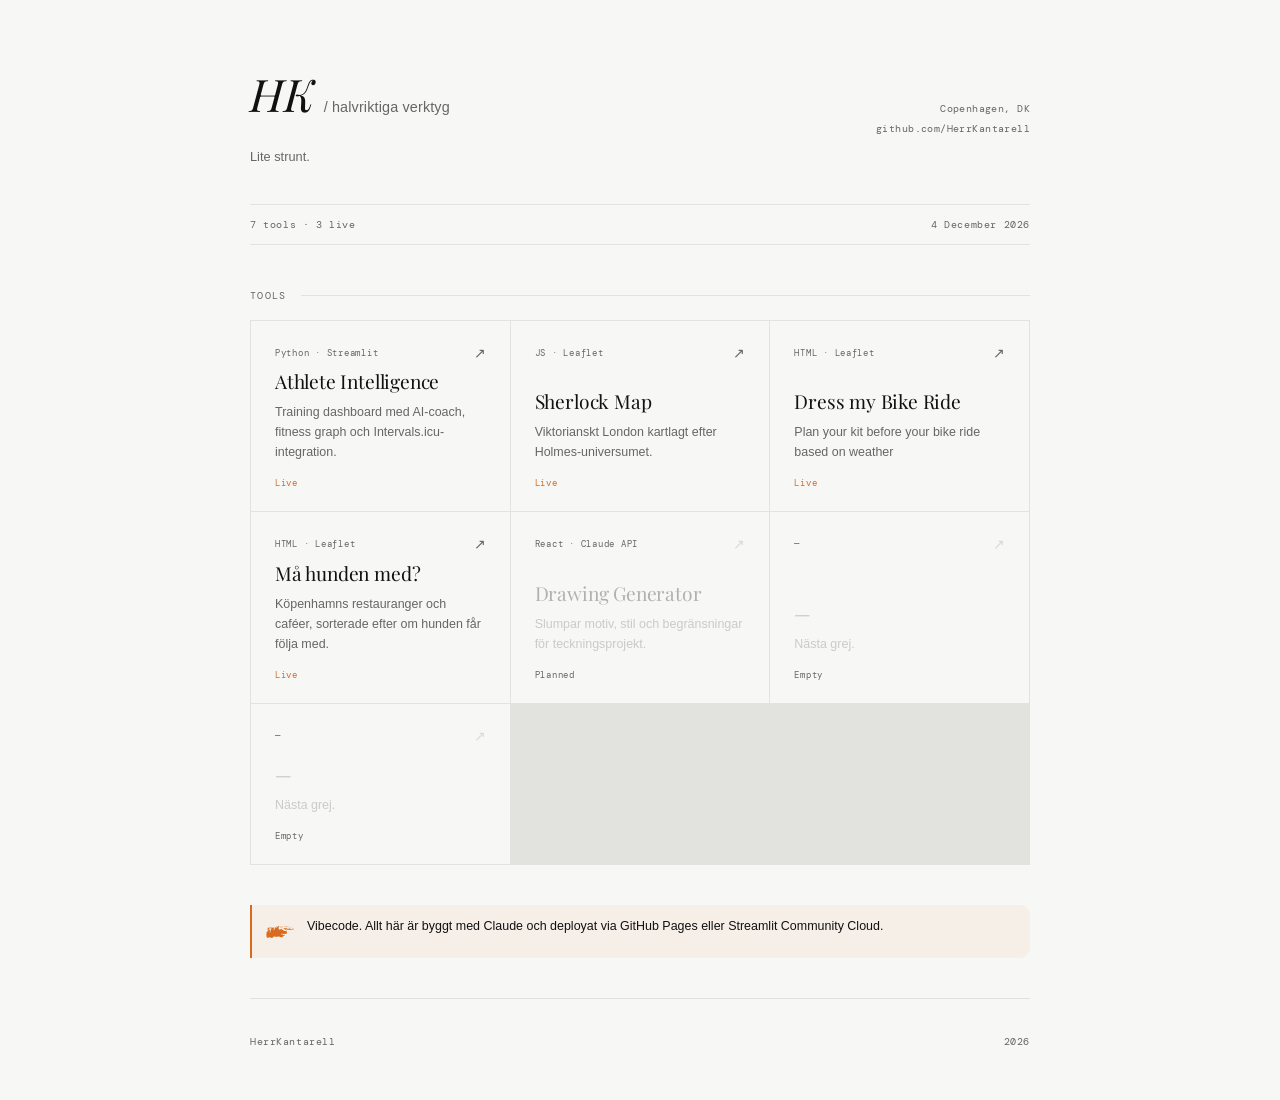
<file: index.html>
<!DOCTYPE html>
<html lang="en">
<head>
  <meta charset="UTF-8" />
  <meta name="viewport" content="width=device-width, initial-scale=1.0" />
  <title>HK / Halvriktiga verktyg</title>
  <link rel="preconnect" href="https://fonts.googleapis.com" />
  <link href="https://fonts.googleapis.com/css2?family=Playfair+Display:ital,wght@0,400;0,600;1,400&family=DM+Mono:wght@300;400&display=swap" rel="stylesheet" />
  <style>
    *, *::before, *::after { box-sizing: border-box; margin: 0; padding: 0; }

    :root {
      --k-ink:       #111111;
      --k-bg:        #F7F7F5;
      --k-white:     #FFFFFF;
      --k-mid:       #666662;
      --k-faint:     #E2E2DF;
      --k-orange:    #D96B1F;
      --k-orange-tt: rgba(217,107,31,0.06);
      --k-sans:      -apple-system, BlinkMacSystemFont, 'Helvetica Neue', Arial, sans-serif;
      --k-serif:     'Playfair Display', Georgia, serif;
      --k-mono:      'DM Mono', ui-monospace, monospace;
      --k-radius:    10px;
      --k-border:    0.5px solid var(--k-faint);
    }

    body {
      background: var(--k-bg);
      color: var(--k-ink);
      font-family: var(--k-sans);
      min-height: 100vh;
      -webkit-font-smoothing: antialiased;
    }

    .wrap {
      max-width: 860px;
      margin: 0 auto;
      padding: 0 40px;
    }

    /* ─── Header ─── */
    header {
      padding: 72px 0 40px;
      border-bottom: var(--k-border);
    }

    .header-top {
      display: flex;
      align-items: baseline;
      justify-content: space-between;
      gap: 24px;
      margin-bottom: 10px;
    }

    .logotype {
      font-family: var(--k-serif);
      font-weight: 400;
      font-style: italic;
      font-size: clamp(2rem, 4vw, 2.8rem);
      letter-spacing: -0.01em;
      line-height: 1;
    }

    .logotype span {
      color: var(--k-mid);
      font-style: normal;
      font-family: var(--k-sans);
      font-size: 0.9rem;
      font-weight: 400;
      letter-spacing: 0.01em;
    }

    .header-right {
      font-family: var(--k-mono);
      font-size: 0.65rem;
      color: var(--k-mid);
      text-align: right;
      letter-spacing: 0.04em;
      line-height: 1.9;
    }

    .header-sub {
      font-size: 0.8rem;
      color: var(--k-mid);
    }

    /* ─── Meta bar ─── */
    .meta {
      padding: 13px 0;
      border-bottom: var(--k-border);
      display: flex;
      justify-content: space-between;
      align-items: center;
      font-family: var(--k-mono);
      font-size: 0.63rem;
      color: var(--k-mid);
      letter-spacing: 0.06em;
    }

    /* ─── Section label ─── */
    .section-label {
      padding: 44px 0 18px;
      font-family: var(--k-mono);
      font-size: 0.6rem;
      letter-spacing: 0.14em;
      text-transform: uppercase;
      color: var(--k-mid);
      display: flex;
      align-items: center;
      gap: 14px;
    }

    .section-label::after {
      content: '';
      flex: 1;
      height: 1px;
      background: var(--k-faint);
    }

    /* ─── Grid ─── */
    .grid {
      display: grid;
      grid-template-columns: repeat(auto-fill, minmax(240px, 1fr));
      gap: 1px;
      background: var(--k-faint);
      border: var(--k-border);
    }

    /* ─── Card ─── */
    .card {
      background: var(--k-bg);
      padding: 26px 24px 22px;
      display: flex;
      flex-direction: column;
      gap: 10px;
      text-decoration: none;
      color: inherit;
      transition: background 0.15s ease;
      min-height: 160px;
    }

    .card:hover {
      background: var(--k-white);
    }

    .card:hover .card-arrow {
      transform: translate(2px, -2px);
      color: var(--k-orange);
    }

    .card.wip { cursor: default; }

    .card.wip .card-name,
    .card.wip .card-desc {
      opacity: 0.3;
    }

    .card-top {
      display: flex;
      align-items: flex-start;
      justify-content: space-between;
    }

    .card-tag {
      font-family: var(--k-mono);
      font-size: 0.58rem;
      letter-spacing: 0.08em;
      color: var(--k-mid);
    }

    .card-arrow {
      font-size: 0.85rem;
      color: var(--k-mid);
      transition: transform 0.15s ease, color 0.15s ease;
      line-height: 1;
    }

    .card.wip .card-arrow { opacity: 0.2; }

    .card-name {
      font-family: var(--k-serif);
      font-size: 1.2rem;
      font-weight: 400;
      letter-spacing: -0.01em;
      line-height: 1.2;
      margin-top: auto;
    }

    .card-desc {
      font-size: 0.78rem;
      color: var(--k-mid);
      line-height: 1.6;
    }

    .card-status {
      font-family: var(--k-mono);
      font-size: 0.58rem;
      letter-spacing: 0.08em;
      color: var(--k-mid);
      margin-top: 4px;
    }

    .card-status.live { color: var(--k-orange); }

    /* ─── Manicula callout ─── */
    .callout {
      margin-top: 40px;
      background: var(--k-orange-tt);
      border-left: 2px solid var(--k-orange);
      padding: 12px 16px 12px 14px;
      border-radius: 0 var(--k-radius) var(--k-radius) 0;
      display: flex;
      gap: 13px;
      align-items: flex-start;
    }

    .callout svg { flex-shrink: 0; margin-top: 1px; }

    .callout p {
      font-size: 0.78rem;
      line-height: 1.6;
      color: var(--k-ink);
    }

    /* ─── Footer ─── */
    footer {
      padding: 36px 0 52px;
      border-top: var(--k-border);
      margin-top: 40px;
      display: flex;
      justify-content: space-between;
      font-family: var(--k-mono);
      font-size: 0.6rem;
      color: var(--k-mid);
      letter-spacing: 0.06em;
    }

    /* ─── Animations ─── */
    header, .meta {
      opacity: 0;
      animation: up 0.5s ease forwards;
    }

    .card {
      opacity: 0;
      animation: up 0.45s ease forwards;
    }

    @keyframes up {
      from { opacity: 0; transform: translateY(8px); }
      to   { opacity: 1; transform: translateY(0); }
    }

    .card:nth-child(1) { animation-delay: 0.08s; }
    .card:nth-child(2) { animation-delay: 0.13s; }
    .card:nth-child(3) { animation-delay: 0.18s; }
    .card:nth-child(4) { animation-delay: 0.23s; }
    .card:nth-child(5) { animation-delay: 0.28s; }
    .card:nth-child(6) { animation-delay: 0.33s; }

    @media (max-width: 600px) {
      .wrap { padding: 0 24px; }
      header { padding: 48px 0 32px; }
      .header-top { flex-direction: column; gap: 12px; }
      .header-right { text-align: left; }
      .grid { grid-template-columns: 1fr; }
      footer { flex-direction: column; gap: 6px; }
    }
  </style>
</head>
<body>
  <div class="wrap">

    <header>
      <div class="header-top">
        <div class="logotype">HK <span>/ halvriktiga verktyg</span></div>
        <div class="header-right">
          Copenhagen, DK<br>
          github.com/HerrKantarell
        </div>
      </div>
      <div class="header-sub">Lite strunt.</div>
    </header>

    <div class="meta">
      <span>7 tools · 3 live</span>
      <span id="date"></span>
    </div>

    <div class="section-label">Tools</div>

    <div class="grid">

      <a class="card" href="https://athlete-intelligence.streamlit.app" target="_blank">
        <div class="card-top">
          <span class="card-tag">Python · Streamlit</span>
          <span class="card-arrow">↗</span>
        </div>
        <div class="card-name">Athlete Intelligence</div>
        <div class="card-desc">Training dashboard med AI-coach, fitness graph och Intervals.icu-integration.</div>
        <div class="card-status live">Live</div>
      </a>

      <a class="card" href="https://herrkantarell.github.io/halvriktigaverktyg/sherlock-map/" target="_blank">
        <div class="card-top">
          <span class="card-tag">JS · Leaflet</span>
          <span class="card-arrow">↗</span>
        </div>
        <div class="card-name">Sherlock Map</div>
        <div class="card-desc">Viktorianskt London kartlagt efter Holmes-universumet.</div>
        <div class="card-status live">Live</div>
      </a>

      <a class="card" href="https://herrkantarell.github.io/halvriktigaverktyg/dressmybikeride/" target="_blank">
        <div class="card-top">
          <span class="card-tag">HTML · Leaflet</span>
          <span class="card-arrow">↗</span>
        </div>
        <div class="card-name">Dress my Bike Ride</div>
        <div class="card-desc">Plan your kit before your bike ride based on weather</div>
        <div class="card-status live">Live</div>
      </a>
      
      <a class="card" href="hundevenlig/">
        <div class="card-top">
          <span class="card-tag">HTML · Leaflet</span>
          <span class="card-arrow">↗</span>
        </div>
        <div class="card-name">Må hunden med?</div>
        <div class="card-desc">Köpenhamns restauranger och caféer, sorterade efter om hunden får följa med.</div>
        <div class="card-status live">Live</div>
      </a>

      <a class="card wip" href="#">
        <div class="card-top">
          <span class="card-tag">React · Claude API</span>
          <span class="card-arrow">↗</span>
        </div>
        <div class="card-name">Drawing Generator</div>
        <div class="card-desc">Slumpar motiv, stil och begränsningar för teckningsprojekt.</div>
        <div class="card-status">Planned</div>
      </a>

      <a class="card wip" href="#">
        <div class="card-top">
          <span class="card-tag">—</span>
          <span class="card-arrow">↗</span>
        </div>
        <div class="card-name">—</div>
        <div class="card-desc">Nästa grej.</div>
        <div class="card-status">Empty</div>
      </a>

      <a class="card wip" href="#">
        <div class="card-top">
          <span class="card-tag">—</span>
          <span class="card-arrow">↗</span>
        </div>
        <div class="card-name">—</div>
        <div class="card-desc">Nästa grej.</div>
        <div class="card-status">Empty</div>
      </a>

    </div>

    <!-- Manicula callout — den riktiga graverade handen från Kantarell v2 -->
    <div class="callout">
      <svg xmlns="http://www.w3.org/2000/svg" viewBox="0 0 1000 1000" width="28" height="28" style="color: var(--k-orange);">
        <style>.st0{fill:currentColor}</style>
        <path class="st0" d="M368,414.6c-9.8-6.2,4.3,18.3,11.5,12.3-.8-6.7-9.3-6.4-11.5-12.3ZM740.5,353c4.2-.3,3.3-7.7.6-9.2-4.6-.1-5.7,9.6-.6,9.2ZM509.4,333.1c-5.8.5-18.5,1.7-8.2,6.8,8.5,4.2,24.6.8,33.8.2,3.1-.2,10,.4,12.1-1.6,5.2-4.7-4.6-6.1-7.8-5.8-9.8.9-19.9-.4-29.9.4ZM68.7,354.3c1.1-7.8-14.2-1.5-15.3,3-2.7,11,12.5-1,15.3-3ZM47.4,372.7c-4.7-3.3-12.9,7.7-10.4,11.7,4.6,7.6,12.3-6.3,10.4-11.7ZM973.6,375.2c-9.9-8.4-22.6-7.9-34.4-11.6-11.7-3.7-22.2-9.8-33.1-14.6-18.6-8.3-38.3-19.9-58.9-22.1-14.3-1.6-26.8-9.4-41.1-11.3-12.5-1.6-24.2-2.4-36.6-4.9-6.3-1.3-12.4-.6-18.6-1.6-5.6-1-10.3-3.6-16-4.4-11.4-1.6-22-4.3-33.3-6.4-27-5-54.1-6.1-81.6-5.2-8.7.3-11-2-18.4-4.9-6.4-2.5-14.9-1.4-21.6-1.4-3.8,0-32.3-4.1-33.7-1.9-6,9.4,24.3,8.3,27.5,8.6,12.9,1.4,25.5,2.7,38.5,3.5,15.5.9,31,3.3,46.4,3.6,10.6.2,17.9,2.6,28.1,4.6,26,5.2,52.1,7.7,77.7,14.7,13.8,3.8,27.9,1.7,41.7,4.1,11.1,2,22.2,7,33.6,9.3,21.3,4.3,42.2,13.9,61.7,21.8,8.3,3.4,16.9,4.7,25.1,7.8,9.9,3.7,19.7,9.6,29.5,13.8,8.7,3.8,15.4,5.6,18.5,15.5,2.4,7.5,2.1,15.7-4.4,20.6-8.7,6.6-18.3,4.1-27.8,2.1-12.2-2.6-24.6-3-36.8-7.3-4.7-1.7-6.1-5.4-10-7.4-4.3-2.2-10.4-1.4-15.1-2.5-3-.7-8.5-1.5-10.5-4.1-1-1.2-.8-7.4-1.2-7.4-4.3.1-5.7,7.2-9.4,3.5-2-1.9,1.6-11.8,2.1-13.9-1.8-.8-5.4.8-6.7-.7-1.8-2.1.6-6.2-1.4-8.3-4-4.1-3.1-.7-5.4,2.8-1.5,2.4-.1,10.2-5.8,5.2-3.3-2.9,2.2-10.4-.4-12.9-3.9-3.7-7.1,4.1-8.3,6.9-3.1,7.4-1.4,11.2-9.5,13.4-2.6.7-5.7-.3-8.4.5-2.8.8-4.8,3.5-7.4,4.3-3.7,1.2-8.2,2-11.9,2.7-1.9.3-2.6,2.1-4.9,2-2.6-.1-6.9-3.6-9.8-4.2-7.1-1.2-14.8,2-21.8.3-10.2-2.4-16.1-7-13.7-17.2.8-3.4,4.1-24.4-2.4-13.6-.8,1.3-4.1,27-9.6,21.6-2-2,2.1-9,2.4-11.2,1.5-9.2,1-11.1-5.1-13.8.2,2.8,2.3,12.6-3.1,11.8-7.3-1.1.9-9.7,1.7-12.7,2.1-7.6,4-30.5-4.2-13-3.6,7.7-4.4,13.9-5.1,22.3-.3,3.5.4,10.7-4.1,11.6-6.9,1.5-7.7-10.9-12.5-12.6-6.1-2.1-5.4,2.3-8,7-6.8-3.7-9.3-4.3-17.9-2.4-11.6,2.6-7,1.5-17.1-1.7-4.1-1.3-5.6.1-9.6,0-2-1.4-4.1-2.1-6.5-2.1l-2.8,1.8c-6.3-.5-14.2,1.3-20.3,0-5.5-1.1-9.6-6.2-14.5-8.9-7.6-4.2-14.3-10.2-22.1-14.1-5.4-2.7-13.8-8-19.7-8.4-7.5-.5-10.4,3.3-3.6,7,3,1.7,7.1.1,10.6,1.3,2.4.9,6.3,4.1,8.9,5.5,4.8,2.5,8.7,4.8,13.1,8,4.3,3.2,8.4,6.4,13,9,3.7,2.1,7.6,2.8,10.7,5.2,2.5,1.9,4.3,4.8,7.5,6.8,14.9,9.6,28.8,21.1,44.2,30,7.8,4.5,16.5,6.6,23.7,11.7,2.9,2.1,5.9,6.1,9.2,7.7,3.6,1.7,8.8-.4,11.8,2.5,4.3,4.1-2,24.4-3.8,28.3-5.7,12.4-7.7,21.1-22.2,15-7.3-3.1-9.8-6.6-19.2-7.4-2.5-.2-6.9.5-9.4,0-5.1-1-5.4-3.2-9.7-4.7-2.4-.9-6.8-.7-8.7-2.2-2.3-1.8-2.1-5.5-4.1-7-3.6-2.8-8.1-1.8-12.3-3.7-5.1-2.3-7.8-7-12.4-10-4.3-2.8-10.5-2.5-14.6-5.1-4-2.5-6.5-7.9-10.9-11.2-3.5-2.6-7.1-3.2-10.6-6.4-3.6-3.2-9.2-8.3-10.6-12.9-1-3.3,1.1-9.3-1.6-11.4-3.6-3-3.9,7.1-7.6,8-9.7,2.5-3.6-4.9-3.4-8.1.6-7.5-1.4-8.1-5.9-2.9-2.8,3.2-1.6,8.7-3.4,12.1-7.4,13.7-10.9-2.8-13.9-8.4-1.5-2.8-3.5-7.4-7-6.3-4.1,1.4,3.5,13.9,3.3,17.2-.8,13.7-18.9,12.6-29,11.5-3.6-.4-4.4-2.3-8.2-1.1-2.8.9-2.7,6.2-6.6,6-1.8-.1-4.9-4.6-6-5-2.9-1.3-4.3-.8-7.2-1.1-14.8-1.3-15.5-2.6-16.2-17-.8-17.7-3.6-34.9-2.4-52.7.3-4.9.4-11.5,2.1-16.1,1.9-5.3,5.4-7.5,5.2-13.4-.2-6.9-5.5-14.1,4-18.1,4.6-1.9,12,.3,16.9.4,14.9.3,30,.6,44.7-.9,13.6-1.4,11-9.3-1.9-7.9-15.2,1.6-31.2,3.5-46.6,3.4-20-.1-34.9-.8-53.8,6.6-11.6,4.5-19.6,8.3-30.3,12.7-3.3,1.3-23.2,10.4-16.9,13.7,3.2,1.7,18.3-8,21.6-9.8,4.3-2.4,12.2-8.7,17.7-6.7,6.9,2.5,4.4,8,.2,12.7-.9,1-5.6.1-7,1.8-1.8,2.1.4,4.9-2.4,6.9-1.7,1.2-6.8-1.6-8.7-.4-1.9,1.2-3.2,7.1-4.6,9.2-5.2,7.8-18.5,18.3-26.9,14.6-3-1.3-6.3-6.6-10-6.5-2.1,0-2.7-.2-4.4,1.1-3.8,3-.2,2.8.2,4.9.4,2.1,6.2,2.4,3.2,6.5-1.9,2.6-5.5.4-7.6-.2-5.2-1.6-6.5-5.5-11.8-2.5-9.4,5.3-12.6,17-10.3,25.5,1.3,4.7,3.4,2.4,1.3,8.3-.8,2.2-3.1,4.8-4.8,6.3-1.7,1.5-4.2.6-6.1,2.8-1.9,2.2-2.4,4.9-3.7,7.5-1.9,3.8-3.6,10.2-7.2,12.6-1.9,1.2-4.3-.7-6.1.2-1.2.6-5.3,4.9-6.1,4.9,1.3-5.3,4.5-7,3.4-12.8-.3-1.7-3.2-6.3-4-8.3-1.6-4.2-4.2-16.1-11.6-13.8-6.8,2.2-.7,5.9-.1,9.9,1.2,7.5-1.4,6-8,7.3-6.8,1.4-4.9-1.9-7.3,5.3-.9,2.9,3.1,7.7-.2,10.5-1,.8-14.9.3-16.1-1.2-7.7-9.5,31.1-40.9,37.5-44.9,15-9.2,36.8-12.2,48.7-25.7,4.7-5.3,8.9-10.2,15.6-13.1,3.1-1.3,20.3-4.8,17.2-11.1-4.4-8.7-44.3,23-50.1,25.6-3.7,1.7-6.9,1.8-10.5,3.9-3.9,2.3-7.5,7.7-12.1,8.6-2.5.5-17.2-3.5-16.1-7.6,3.8-3.8,9.8,5.7,13.6.4,4.1-5.7-4.1-9.2-8.2-10.5-6.6-2-16.3-1-22.8,1-4.8,1.4-11.8,8.2-17,6.7-6.5-1.8-8.2-14.4-16.5-11.1-3.8,1.5-5.5,10.1-7.5,13.2-4.3,6.9-10.5,12.9-15.1,19.7-7.7,11.3-15.2,24.1-21.6,35.8-5.5,10.2-7.8,21.7-12,32.2-2.4,6-4.2,11.4-5.7,17.7-1.2,5.2-.7,12.1-2.2,16.6-1.6,4.9-5.7,5.8-7.5,10.5-2.2,5.7,4.1,7.5,3,11.8-1.1,4.5-6.6,2.2-8.7,5-2.1,2.7-1.1,9.3-1.9,13-1.3,5.7-10.3,29.5-12.5,12.5-1-7.9,3.7-17,3.2-25.5-.4-7.1.6-12.5,2.1-19.4,3.3-15.6,6.5-30.6,10.5-46.1,1.8-6.8,5.2-14.1,6.3-21,.2-1.5-1.8-3.6-1.5-4.9.2-1.4,3-3.7,3-5,0-12.6-6.7-8.3-10.2.2-3.1,7.4-4.2,15.4-7.2,22.8-1.3,3.2-15.7,22.1-20.1,15.1-2.7-4.2,8-8.1,8.9-10.5,2-5.7-4-10.8-.1-17.3,2.5-4.1,7.4-3.9,6.4-9.8-1.2-6.9-5.7-4.3-8.7-.6-6.1,7.4-3,18.5-8.5,25.4-4.4,5.6-9.8,4.9-15.5,8.5-3.1,1.9-7.2,8.9-11.1,9-2.9-8.7,8-28,11-36.6,3.9-11.2,13-22.7,19.6-32.6,7.5-11.1,14.4-22.6,26.7-28.7,6.2-3.1,12.3-5.7,19.3-4.4,3.1.6,5,3.1,8.4,3.3,3.7.3,6.6-2.4,10.2-3,2.1,6.9-5.6,7.1-9.5,9.8-4.5,3.2-8.7,8.3-12.5,12.4-4.2,4.7-7.5,7.4-2.7,14,5.4,7.3,8.8,2.2,15.1,1,.6,4.4-4.7,15.8-3,18.9,2.9,5.3,8.3-4.7,9.3-7.3,2.2-5.9,1.6-8.8,5.3-14.2,3.5-5.2,7.1-10.4,10.6-15.6,4.2-6.3,23.7-23.3,19.9-28.5-3.1-4.1-10.7-1.5-14.4-.8-8.3,1.6-16.8,2.6-25.4,2.8-6.1.1-12.2-1.7-18.2-1.3-6.3.3-10.5,4.2-16.5,5-11.2,1.4-22.6-1.7-34,1.4-7,1.9-10.2,2.5-17.7,2.1-5.8-.3-11.3-1.1-16.3,2.6-2.9,2.1-17.3,17.6-17.1,20.8.5,7.3,8.1,2.1,2.3,12.6-3.4,6.2-7.6,11.9-11.2,18.4-4.7,8.4-9.5,17.3,1.8,18.3,5.3.4,21.1-9,20-1.5-.2,1.7-10.3,6.8-.2,7.4,3,.2,9.7-5.3,11.6-7.2,2.6-2.5,10.9-16.3,11.3-5.6.1,2.8-4.7,6.5-6,8.9-1.8,3.4-2.7,7.6-4,11.2-2.8,7.7-5.2,11.8-10.9,16.5-3.4,2.8-4.6,1.7-6.4,7.6-1.8,6.2-2,13-3,19.4-1.5,9.9-3.9,31.3-18.2,30.1-1-4.6,3-7.2,5.2-10.5-3.3-4.7-5-2.6-6-8.9-.3-1.7,2.2-9.7,2.6-11.3,1.9-8.5,3.9-17.1,6-25.5,1.2-5,2.8-9.6,4.4-14.3,1.1-3.2,6.9-11.3-1.9-7.4-3.9,1.7-6.2,12.8-8.4,16.4-5.1,8.4-9.5,17.7-13.4,27.1-6.8,16.6-11,36.1-15.2,53.6-9.6,39.7-6.8,80.1-2.1,119.8,1.9,16.2,1.6,39.9,14.2,52.6,4.9,5,9.1,4.7,15.9,5.1,8.9.6,15.4,3,24.1,4.9,16,3.4,25.3-10.7,39.4-15.6,16-5.5,29.5-.5,43.7,7.2,16.9,9.1,32.2,17.5,52.1,16.9,21.3-.6,35.6-12.5,48.8-28.1,6.1-7.2,10.6-15.8,16.4-23.1,6.4-8.1,9.9-6.7,20-4,19.9,5.2,40.7,5.3,61.1,7.6,21.7,2.5,41.9.1,63.5.2,10.2.1,16,0,25.5-3.9,6-2.4,13-4.7,19.5-5.3,16.5-1.4,26.5,18.7,42.5,23.8,17.4,5.5,31.7,2.9,49.1.5,7.9-1.1,13.5-4.1,20.8-6,9.4-2.4,15.8-.3,24.4-6.9,4.8-3.7,10.7-9,13-14.6,2.6-6.5,1.1-17,4.8-22.8,4.6-.5,7.9,4,12.2,4.7,3.7.6,8.1-.4,11.7-1.2,7-1.6,15.2-4.4,20.4-9.7,4-4.1,16.9-32.6,4.8-29.2-1.2.3-1.3,5.2-2.3,6.1-3,2.6-7.2,2.6-10.8,3.6-8,2.2-14.1,2.3-22.6,2.8-8.7.5-17.7,2.1-25.2-3.4-4-2.9-5.3-5.9-10.2-7.6-1.8-.6-5.9.2-7.3-1.3-3.7-4,5.5-6.4,7.3-10.2,3.1-6.4-.8-13.1-6-16.7-9.5-6.6-27.7-5.3-34.2,5.3-4.3,7.1-1.7,16,6,19.6,2.4,1.1,12.1-.5,13.1,2.3,1.6,4.7-7.5,8.4-10.7,9.2-8.1,1.9-11.4-1.9-17.4-6.1-7.5-5.2-13.1-10.4-7.4-21.3,2.5-4.7,7.8-7.4,11.8-10.7,11.8-9.6,20.4-9.3,35.9-7.6,13,1.4,33.5-2.3,44.5,5.5,6,4.3,2.1,1.1,4.4,5.6.6,1.2-1.1,5.3.5,6.2,3.3,1.9,8-5.1,11-6,6.7-1.8,10.2,1.2,13.3,5.8,2.2,3.2,3.2,15.6,10.5,10.2,5.2-3.9-4.2-11.3-3.6-15.8.8-6.2,8.9-10.1,14.1-11.7,9.6-3,9.3,1.6,16.6,4.7,5.7,2.4,14.6-1.7,20.2-3,17.1-4.2,30-12.9,31.6-31.9.6-6.6.1-16.7-.6-23.1-.4-3.3-3.2-6.1-3.9-9.5-.8-3.7.7-6-.9-9.7-5.1-11.5-23-12.5-25.3-24.9-1.3-7.4,6.4-14.6,8.2-21.9,2.1-8.7.3-7.7-4.7-13.5-3.5-4.1-4.2-7.7-9-10.3-4-2.2-13.3-.5-14.1-8.1,2.7-1.7,9.3-.7,12.8-1.4,2.7-.6,4-2.4,6.7-2.7,4.2-.5,10.3.6,14,2.5,4.7,2.4,5.1,5.1,10.8,5.9,3.1.5,5.5-.8,8.9.4,2,.7,3.1,2.7,5,3.5,7.1,2.8,6.9-.2,12.8-1.9,6.9-2,4.9-.8,11.3,2.1,10.9,4.8,24.8-.1,36-2.3,11.6-2.2,21.8,5.9,31.6,4.8,2.5-.3,2.8-4.2,6.1-3.8,2,.3,3.6,4.2,4.9,4.9,5,2.7,7.2,3.1,13.2,3.7,17.5,1.9,34.7,4.2,52.3,4.9,14.3.6,29.3,2.4,42.2-5.2,19.3-11.1,24-35.2,5.7-50.6Z"/>
      </svg>
      <p>Vibecode. Allt här är byggt med Claude och deployat via GitHub Pages eller Streamlit Community Cloud.</p>
    </div>

    <footer>
      <span>HerrKantarell</span>
      <span id="year"></span>
    </footer>

  </div>

  <script>
    const now = new Date();
    document.getElementById('year').textContent = now.getFullYear();
    document.getElementById('date').textContent = now.toLocaleDateString('en-GB', { day: 'numeric', month: 'long', year: 'numeric' });
  </script>
</body>
</html>
</file>
